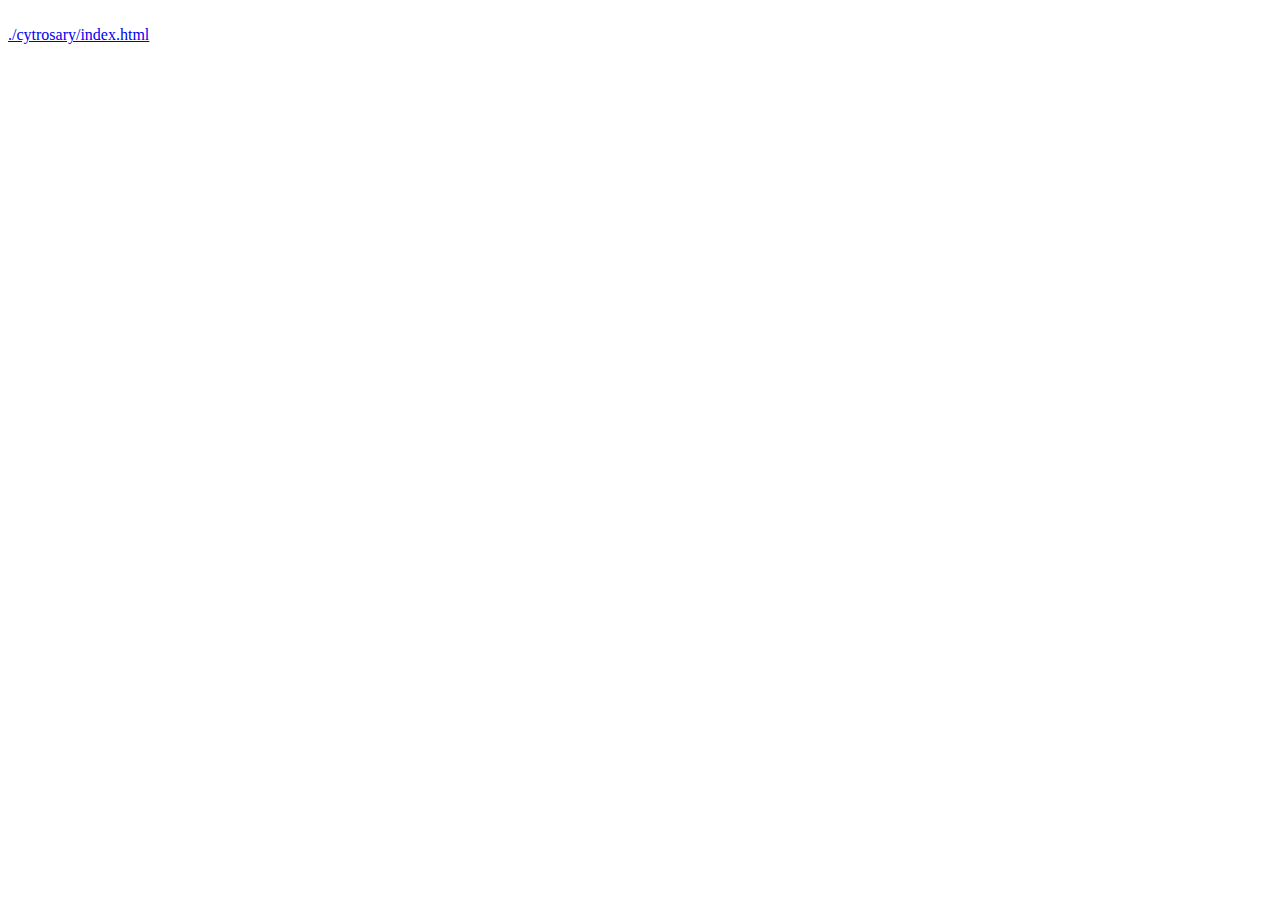
<file: index.html>
<!doctype html>
<html lang="en">

<head>
  <title>indexmy</title>

</head>

<body>
  <div id="root" style="height: 100%"></div>

  <br/><a href="./cytrosary">./cytrosary/index.html</a>
</body>

</html>
</file>
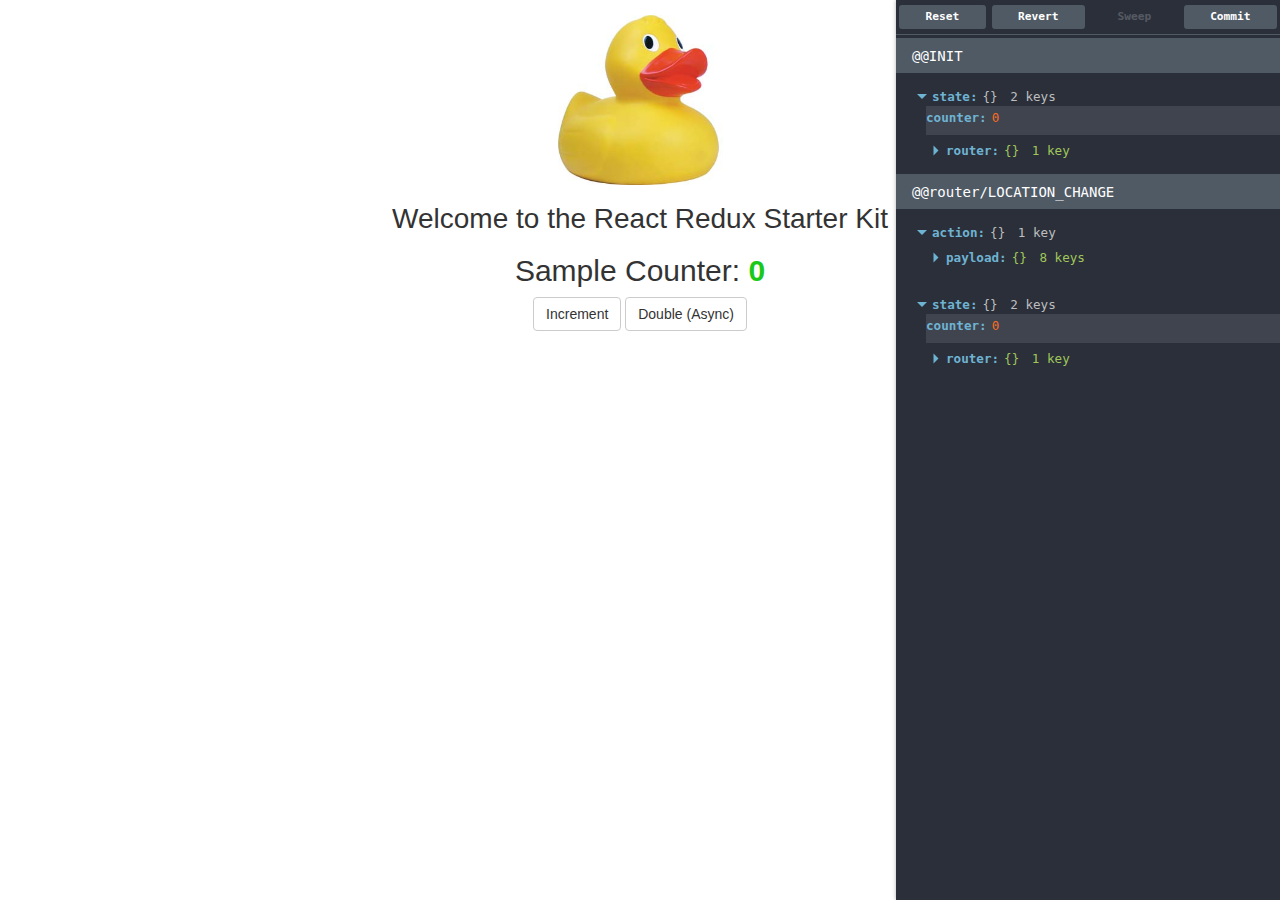
<file: hello_react_redux_starter_kit/index.html>
<!doctype html>
<html lang="en">

<head>
  <title>React Redux Starter Kit</title>
  <meta charset="utf-8">
  <meta name="viewport" content="width=device-width,initial-scale=1">
  <link rel="stylesheet" href="https://maxcdn.bootstrapcdn.com/bootstrap/3.3.6/css/bootstrap.min.css">
  <link rel="shortcut icon" href="./favicon.ico">
</head>

<body>
  <div id="root" style="height: 100%"></div>
  <script src="./vendor.7f1cebda4a65ce8b12a8.js"></script>
  <script src="./app.7f1cebda4a65ce8b12a8.js"></script>
</body>

</html>
</file>
